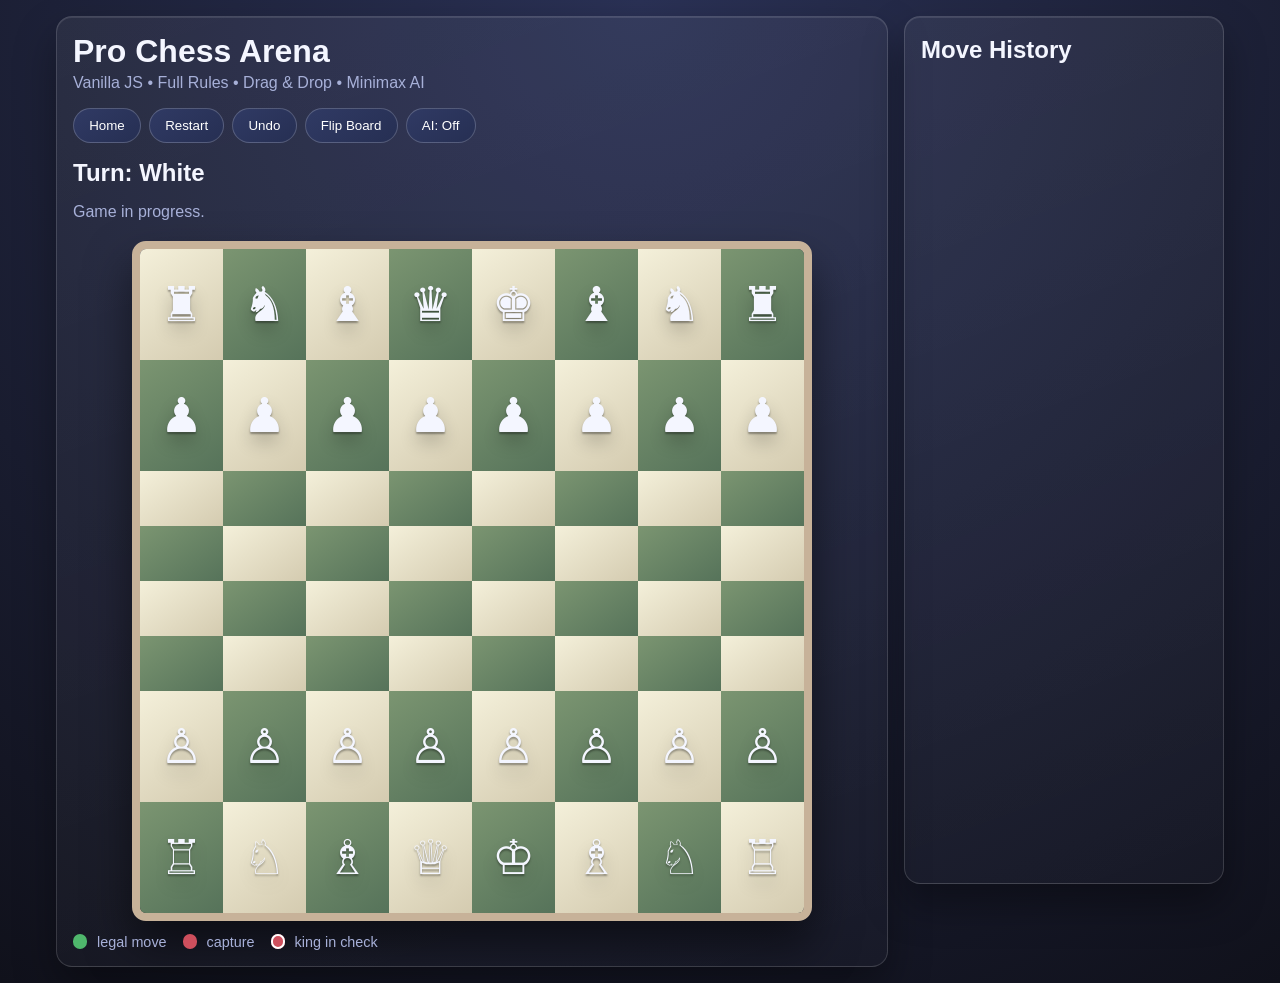
<file: index.html>
<!DOCTYPE html>
<html lang="en">
<head>
  <meta charset="UTF-8" />
  <meta name="viewport" content="width=device-width, initial-scale=1.0" />
  <title>Pro Chess Arena</title>
  <link rel="stylesheet" href="style.css" />
</head>
<body>
  <main class="app">
    <section class="left-panel">
      <div class="title-wrap">
        <h1>Pro Chess Arena</h1>
        <p>Vanilla JS • Full Rules • Drag & Drop • Minimax AI</p>
      </div>

      <div class="controls">
        <a href="https://chsachinja8-gif.github.io/portfolio/"> <button id="home">Home</button></a>
        <button id="restartBtn">Restart</button>
        <button id="undoBtn">Undo</button>
        <button id="flipBtn">Flip Board</button>
        <button id="aiBtn" aria-pressed="false">AI: Off</button>
      </div>

      <div class="status-panel">
        <h2 id="turnLabel">Turn: White</h2>
        <p id="stateLabel">Game in progress.</p>
      </div>

      <div id="board" class="board" aria-label="Chess board"></div>

      <div class="legend">
        <span><i class="dot legal"></i> legal move</span>
        <span><i class="dot capture"></i> capture</span>
        <span><i class="dot check"></i> king in check</span>
      </div>
    </section>

    <aside class="history-panel">
      <h2>Move History</h2>
      <ol id="historyList"></ol>
    </aside>
  </main>

  <div id="promotionModal" class="modal hidden" role="dialog" aria-modal="true" aria-labelledby="promotionTitle">
    <div class="modal-card">
      <h3 id="promotionTitle">Choose Promotion</h3>
      <div id="promotionOptions" class="promotion-options"></div>
    </div>
  </div>
  <!-- ✨ NEW - Checkmate Popup -->
<div id="winModal" class="hidden">
  <div class="modal-content">
    <h2 id="winMessage"></h2>
    <button id="playAgainBtn">Play Again</button>
  </div>
</div>

  <script src="script.js"></script>
</body>
</html>
</file>
<file: style.css>
:root {
  --bg1: #10111b;
  --bg2: #1e2237;
  --panel: #171a2a;
  --text: #f4f6ff;
  --muted: #a7b0d8;
  --accent: #79a7ff;
  --light-square: linear-gradient(145deg, #f4f0da, #d4cbb0);
  --dark-square: linear-gradient(145deg, #7b9571, #56735a);
  --danger: #f05a68;
}

* { box-sizing: border-box; }
body {
  margin: 0;
  font-family: Inter, Segoe UI, Roboto, Arial, sans-serif;
  color: var(--text);
  background: radial-gradient(circle at top, #2a3155, var(--bg1));
  min-height: 100vh;
}

.app {
  max-width: 1200px;
  margin: 0 auto;
  padding: 1rem;
  display: grid;
  gap: 1rem;
  grid-template-columns: minmax(320px, 1fr) 320px;
}

.left-panel, .history-panel {
  background: linear-gradient(160deg, rgba(255,255,255,.06), rgba(255,255,255,.02));
  border: 1px solid rgba(255,255,255,.15);
  border-radius: 16px;
  box-shadow: 0 20px 40px rgba(0,0,0,.35), inset 0 1px 0 rgba(255,255,255,.1);
}

.left-panel { padding: 1rem; }
.history-panel { padding: 1rem; overflow: auto; max-height: calc(100vh - 2rem); }

.title-wrap h1 { margin: 0; font-size: clamp(1.5rem, 4vw, 2rem); }
.title-wrap p { margin-top: .25rem; color: var(--muted); }

.controls { display: flex; flex-wrap: wrap; gap: .5rem; margin: 1rem 0; }
button {
  border: 1px solid rgba(255,255,255,.2);
  background: linear-gradient(145deg, #303a64, #262f53);
  color: #fff;
  border-radius: 999px;
  padding: .55rem .95rem;
  cursor: pointer;
  transition: transform .2s ease, box-shadow .2s ease;
}
button:hover { transform: translateY(-1px); box-shadow: 0 8px 14px rgba(0,0,0,.25); }

.status-panel { margin-bottom: .8rem; }
.status-panel h2, .history-panel h2 { margin: .2rem 0; }
#stateLabel { color: var(--muted); min-height: 1.4rem; }

.board {
  width: min(92vw, 680px);
  aspect-ratio: 1 / 1;
  margin: 0 auto;
  display: grid;
  grid-template-columns: repeat(8, 1fr);
  border-radius: 14px;
  overflow: hidden;
  border: 8px solid #c7b299;
  box-shadow: 0 24px 45px rgba(0, 0, 0, .5), inset 0 0 20px rgba(255,255,255,.2), inset 0 -10px 16px rgba(0,0,0,.25);
}

.square {
  position: relative;
  display: flex;
  align-items: center;
  justify-content: center;
  font-size: clamp(1.5rem, 5vw, 3rem);
  user-select: none;
  transition: transform .18s ease, filter .2s ease;
}
.square.light { background: var(--light-square); }
.square.dark { background: var(--dark-square); }
.square:hover { filter: brightness(1.08); transform: translateZ(0) scale(1.01); }

.square.selected::after,
.square.last-from::after,
.square.last-to::after,
.square.in-check::after {
  content: "";
  position: absolute;
  inset: 8%;
  border-radius: 8px;
  pointer-events: none;
}
.square.selected::after { border: 3px solid #77b1ff; }
.square.last-from::after, .square.last-to::after { border: 2px solid #ffd56e; }
.square.in-check::after { border: 3px solid var(--danger); }

.square.legal::before,
.square.capture::before {
  content: "";
  position: absolute;
  width: 26%;
  height: 26%;
  border-radius: 50%;
  animation: pulse 1.2s infinite;
}
.square.legal::before { background: rgba(89, 212, 121, .65); }
.square.capture::before { background: rgba(240, 90, 104, .75); width: 80%; height: 80%; border: 4px solid rgba(240,90,104,.9); background: transparent; }

.piece {
  cursor: grab;
  text-shadow: 0 2px 2px rgba(0,0,0,.35), 0 10px 18px rgba(0,0,0,.2);
  transform-style: preserve-3d;
  transition: transform .2s ease, filter .2s ease, opacity .25s ease;
}
.piece:hover { transform: translateY(-2px) scale(1.04); filter: drop-shadow(0 0 8px rgba(255,255,255,.35)); }
.piece.dragging { opacity: .5; }
.piece.moving { animation: lift .24s ease; }

.legend { margin-top: .8rem; display: flex; gap: 1rem; flex-wrap: wrap; color: var(--muted); font-size: .9rem; }
.dot { width: .9rem; height: .9rem; border-radius: 50%; display: inline-block; margin-right: .35rem; vertical-align: -2px; }
.dot.legal { background: rgba(89, 212, 121, .85); }
.dot.capture { background: rgba(240, 90, 104, .85); }
.dot.check { background: rgba(240, 90, 104, .85); box-shadow: 0 0 0 2px #fff inset; }

#historyList { padding-left: 1.2rem; margin: .5rem 0 0; color: #dae1ff; }
#historyList li { margin-bottom: .35rem; }

.modal {
  position: fixed;
  inset: 0;
  background: rgba(7,9,17,.7);
  display: grid;
  place-items: center;
}
.modal.hidden { display: none; }
.modal-card {
  background: var(--panel);
  border: 1px solid rgba(255,255,255,.15);
  border-radius: 12px;
  padding: 1rem;
  min-width: min(90vw, 360px);
}
.promotion-options { display: grid; grid-template-columns: repeat(2, 1fr); gap: .6rem; margin-top: .8rem; }
.promo-piece { font-size: 1.8rem; }

@keyframes pulse { 0%,100%{ transform: scale(.9); opacity: .7; } 50%{ transform: scale(1.1); opacity: 1; } }
@keyframes lift { from{ transform: translateY(4px) scale(.96);} to{ transform: translateY(0) scale(1);} }

@media (max-width: 960px) {
  .app { grid-template-columns: 1fr; }
  .history-panel { max-height: none; }
}
/* Win/Checkmate Popup */
#winModal {
  position: fixed;
  top: 0;
  left: 0;
  width: 100%;
  height: 100%;
  background: rgba(0, 0, 0, 0.7);
  display: flex;
  justify-content: center;
  align-items: center;
  z-index: 1000;
}

#winModal.hidden {
  display: none !important;
}

.modal-content {
  background: white;
  padding: 40px;
  border-radius: 15px;
  text-align: center;
  box-shadow: 0 8px 16px rgba(0, 0, 0, 0.3);
  animation: popupAppear 0.3s ease-in;
}

@keyframes popupAppear {
  from {
    transform: scale(0.8);
    opacity: 0;
  }
  to {
    transform: scale(1);
    opacity: 1;
  }
}

#winMessage {
  font-size: 32px;
  font-weight: bold;
  margin-bottom: 30px;
  color: #2c3e50;
}

#playAgainBtn {
  padding: 12px 30px;
  font-size: 18px;
  cursor: pointer;
  background: #27ae60;
  color: white;
  border: none;
  border-radius: 8px;
  transition: 0.3s;
}

#playAgainBtn:hover {
  background: #229954;
  transform: scale(1.05);
}
</file>
